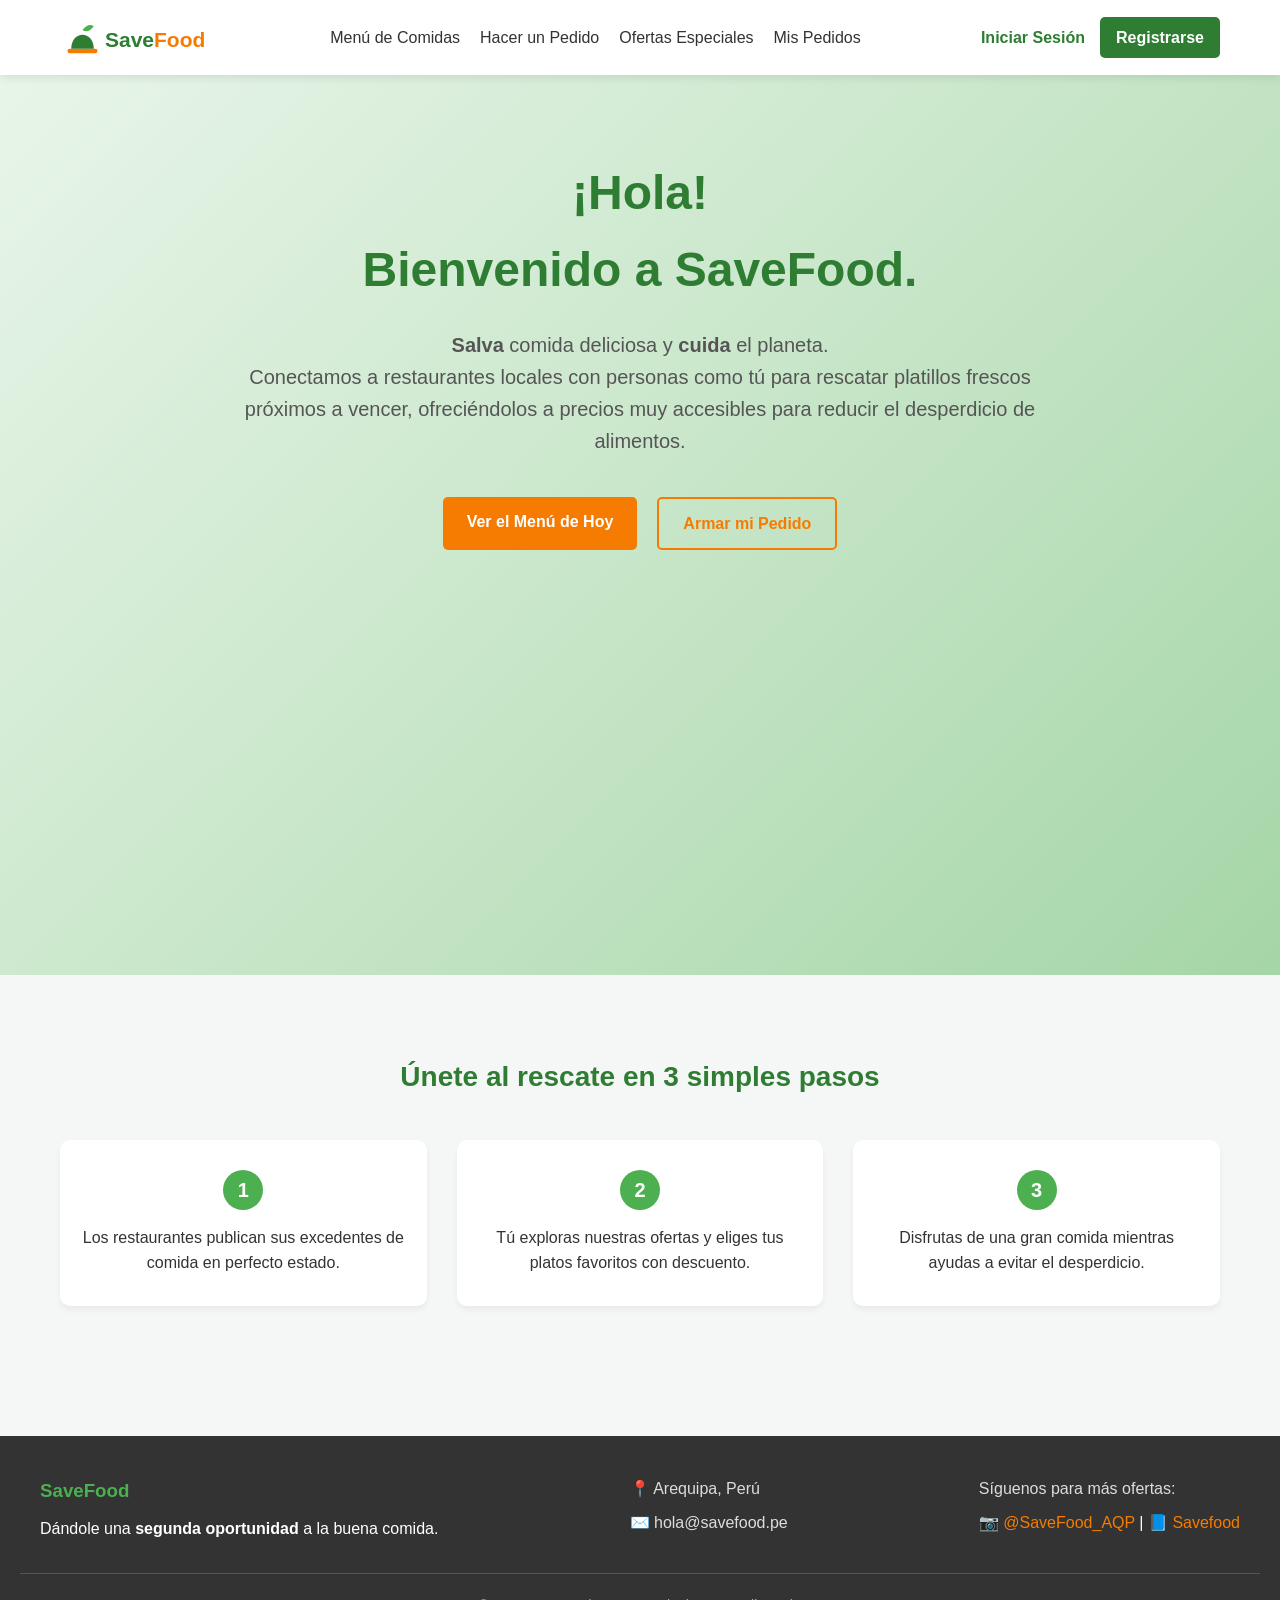
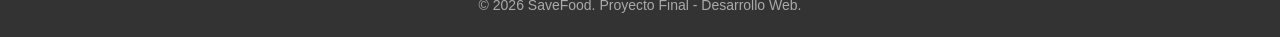
<file: index.html>
<!DOCTYPE html>
<html lang="es">

<head>
    <meta charset="UTF-8">
    <meta name="viewport" content="width=device-width, initial-scale=1.0">
    <title>Inicio | SaveFood</title>
    <link rel="icon" type="image/svg+xml" href="resources/logo_mini.svg">
    <link rel="stylesheet" href="styles.css">
</head>

<body>

    <!-- =========================================
    SESIÓN 02 - Estructura de página (Header)
    ========================================= -->

    <header class="header-principal">
        <nav class="navegacion">
            <div class="logo">
                <a href="index.html">
                    <img src="resources/logo_full.svg" alt="Logo SaveFood" class="logo-img">
                </a>
            </div>
            
            <input type="checkbox" id="menu-check" class="menu-check">
            <label for="menu-check" class="menu-hamburguesa">☰</label>

            <ul class="enlaces-menu">
                <li><a href="menu.html">Menú de Comidas</a></li>
                <li><a href="form_pedido.html">Hacer un Pedido</a></li>
                <li><a href="ofertas.html">Ofertas Especiales</a></li>
                <li><a href="pedidos.html">Mis Pedidos</a></li>
            </ul>

            <div class="accesos-usuario">
                <a href="login.html" class="btn-login">Iniciar Sesión</a>
                <a href="registrar.html" class="btn-registro">Registrarse</a>
            </div>
        </nav>
    </header>

    <!-- =========================================
    SESIÓN 02 - Contenido principal (Main)
    ========================================= -->

    <main>

        <!-- =========================================
        SESIÓN 02 - Hero Section (con animación fadeIn)
        ========================================= -->

        <section class="hero-section">
            <div class="hero-contenido">
                <h1>¡Hola!<br>Bienvenido a <strong>SaveFood</strong>.</h1>
                <p>
                    <strong>Salva</strong> comida deliciosa y <strong>cuida</strong> el planeta.<br>
                    Conectamos a restaurantes locales con personas como tú para rescatar
                    platillos frescos próximos a vencer, ofreciéndolos a precios muy accesibles
                    para reducir el desperdicio de alimentos.
                </p>

                <div class="botones-accion">
                    <a href="menu.html" class="btn-primario">Ver el Menú de Hoy</a>
                    <a href="form_pedido.html" class="btn-secundario">Armar mi Pedido</a>
                </div>
            </div>
        </section>

        <!-- =========================================
        SESIÓN 08 - Grid Layout (Cómo funciona)
        ========================================= -->

        <section class="como-funciona-section">
            <h2>Únete al rescate en 3 simples pasos</h2>

            <div class="pasos-contenedor">
                <article class="paso-tarjeta">
                    <span class="numero-paso">1</span>
                    <p>Los restaurantes publican sus excedentes de comida en perfecto estado.</p>
                </article>

                <article class="paso-tarjeta">
                    <span class="numero-paso">2</span>
                    <p>Tú exploras nuestras ofertas y eliges tus platos favoritos con descuento.</p>
                </article>

                <article class="paso-tarjeta">
                    <span class="numero-paso">3</span>
                    <p>Disfrutas de una gran comida mientras ayudas a evitar el desperdicio.</p>
                </article>
            </div>
        </section>

    </main>

    <!-- =========================================
    SESIÓN 02 - Pie de página (Footer)
    ========================================= -->

    <footer class="footer-principal">
        <div class="footer-contenedor">

            <div class="footer-info">
                <h3>SaveFood</h3>
                <p>Dándole una <strong>segunda oportunidad</strong> a la buena comida.</p>
            </div>

            <div class="footer-contacto">
                <p>📍 Arequipa, Perú</p>
                <p>✉️ hola@savefood.pe</p>
            </div>

            <div class="footer-redes">
                <p>Síguenos para más ofertas:</p>
                <a href="#">📷 @SaveFood_AQP</a> | <a href="#">📘 Savefood</a>
            </div>

        </div>

        <div class="footer-copyright">
            <p>&copy; 2026 SaveFood. Proyecto Final - Desarrollo Web.</p>
        </div>
    </footer>

    <!-- =========================================
    SESIÓN 13 - Mostrar nombre del usuario logueado
    ========================================= -->

    <script>
        document.addEventListener("DOMContentLoaded", function() {
            const nombre = sessionStorage.getItem("savefood_usuario_activo");
            if (nombre) {
                const titulo = document.querySelector(".hero-contenido h1");
                if (titulo) {
                    titulo.innerHTML = `¡Hola ${nombre}!<br>Bienvenido a <strong>SaveFood</strong>.`;
                }
            }
        });
    </script>

</body>

</html>
</file>
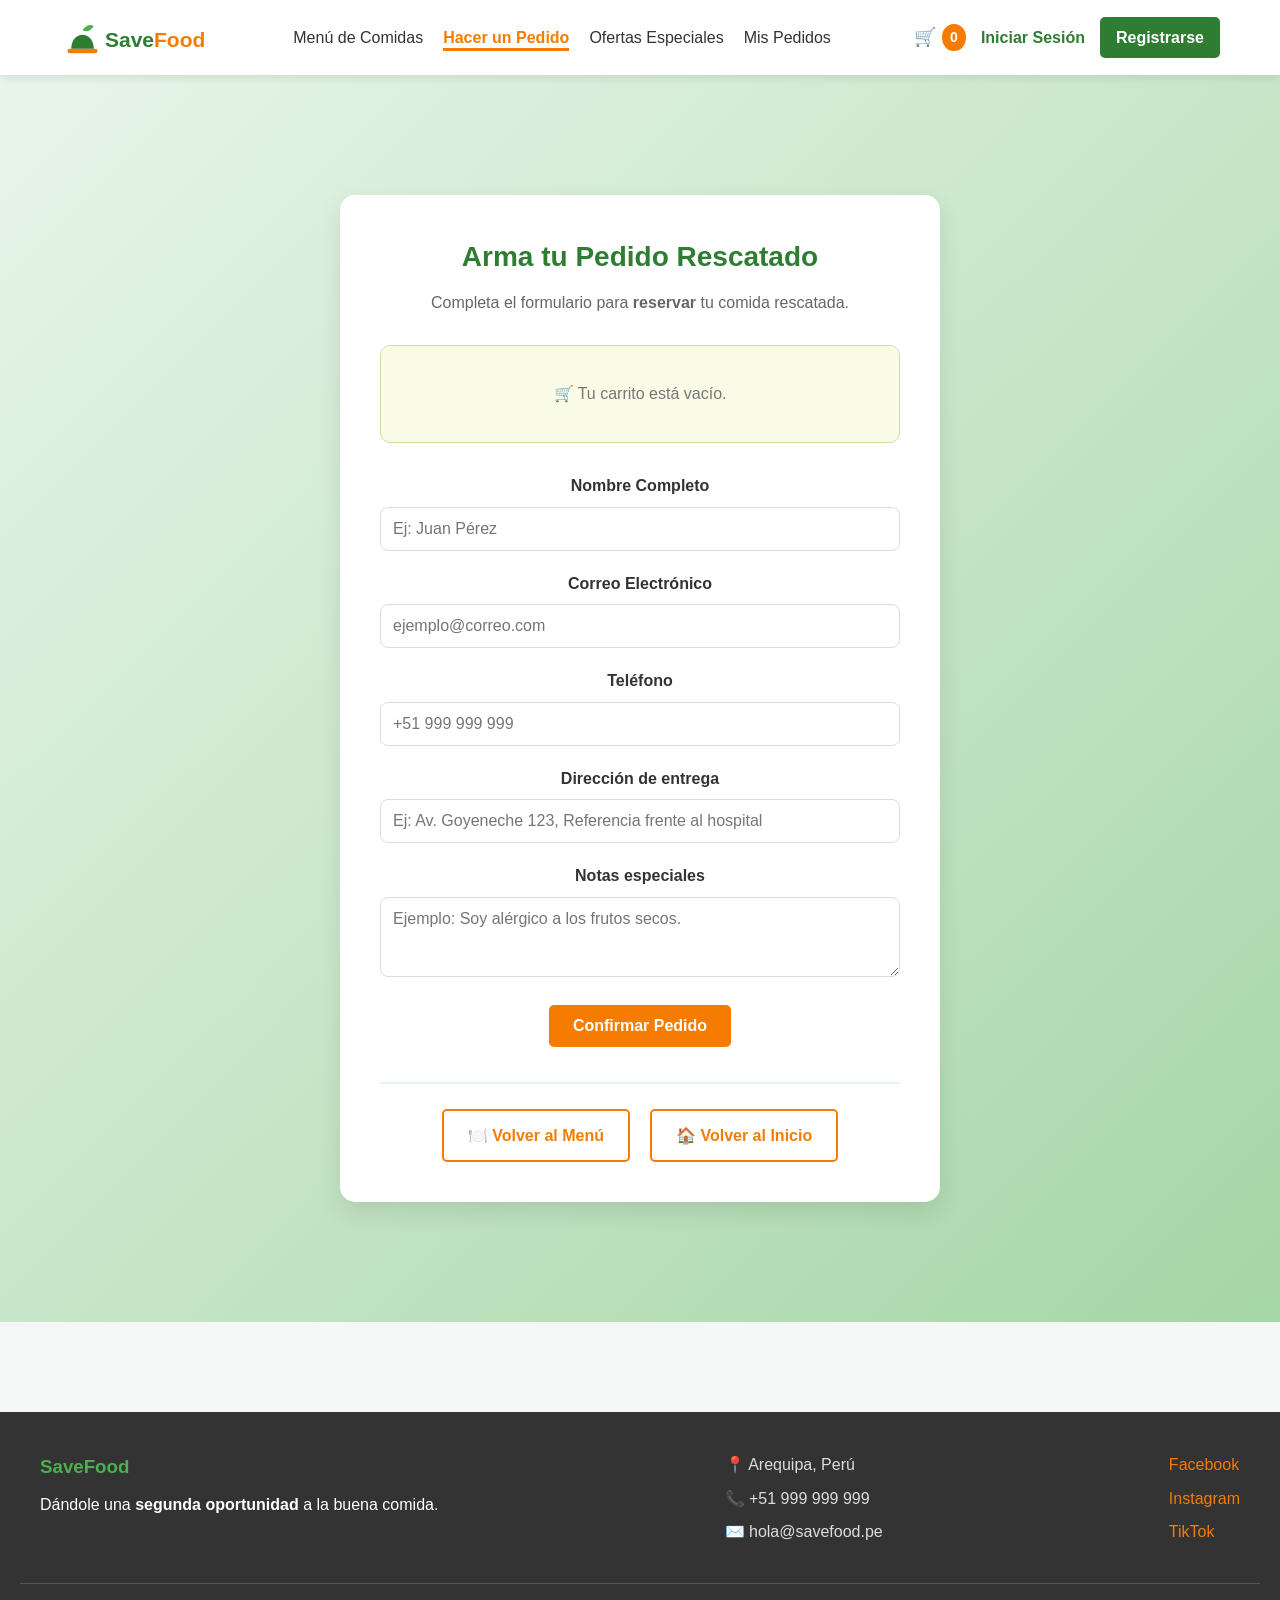
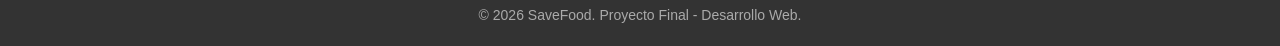
<file: form_pedido.html>
<!DOCTYPE html>
<html lang="es">

<head>
    <meta charset="UTF-8">
    <meta name="viewport" content="width=device-width, initial-scale=1.0">
    <meta name="description"
        content="Completa tu pedido en SaveFood y reserva alimentos de calidad mientras ayudas a reducir el desperdicio de comida.">

    <title>Hacer Pedido | SaveFood</title>

    <link rel="icon" type="image/svg+xml" href="resources/logo_mini.svg">
    <link rel="stylesheet" href="styles.css">
</head>

<body>

    <!-- =========================================
         SESIÓN 02 - ENCABEZADO DEL SITIO
    ========================================= -->

    <header class="header-principal">

        <nav class="navegacion">

            <div class="logo">
                <a href="index.html">
                    <img src="resources/logo_full.svg"
                        alt="Logo SaveFood"
                        class="logo-img">
                </a>
            </div>

            <input type="checkbox" id="menu-check" class="menu-check">
            <label for="menu-check" class="menu-hamburguesa">☰</label>

            <ul class="enlaces-menu">
                <li><a href="menu.html">Menú de Comidas</a></li>
                <li><a href="form_pedido.html" class="pagina-activa">Hacer un Pedido</a></li>
                <li><a href="ofertas.html">Ofertas Especiales</a></li>
                <li><a href="pedidos.html">Mis Pedidos</a></li>
            </ul>

            <div class="accesos-usuario">

                <div class="carrito-contenedor-header">
                    <div class="carrito-icono" id="icono-carrito" onclick="toggleCarritoDesplegable()">
                        🛒
                        <span id="contador-carrito" class="contador-carrito">0</span>
                    </div>

                    <div id="dropdown-carrito" class="dropdown-carrito" style="display:none;">
                        <div id="contenido-dropdown">
                            </div>
                        <a href="form_pedido.html" class="btn-primario">Ir a Pagar</a>
                    </div>
                </div>

                <a href="login.html" class="btn-login">Iniciar Sesión</a>
                <a href="registrar.html" class="btn-registro">Registrarse</a>

            </div>

        </nav>

    </header>

    <!-- =========================================
         SESIÓN 08 - Grid Layout (main con grid de una columna)
    ========================================= -->

    <main class="contenido-principal grid-layout">

        <section class="hero-section">

            <div class="contenedor">

                <div class="form-container">

                    <div class="form-header">
                        <h2><strong>Arma tu Pedido</strong> Rescatado</h2>
                        <p>Completa el formulario para <strong>reservar</strong> tu comida rescatada.</p>
                    </div>

                    <!-- SESIÓN 13 - Resumen del carrito -->
                    <div id="resumen-carrito" class="resumen-carrito">
                        <!-- El contenido se renderiza con JavaScript -->
                    </div>

                    <!-- SESIÓN 10 - Formulario de pedido -->
                    <form id="pedidoForm">

                        <div class="form-group">
                            <label for="nombre">Nombre Completo</label>
                            <input type="text" id="nombre" name="nombre" maxlength="60"
                                   autocomplete="name" placeholder="Ej: Juan Pérez" required>
                        </div>

                        <div class="form-group">
                            <label for="email">Correo Electrónico</label>
                            <input type="email" id="email" name="email" maxlength="100"
                                   autocomplete="email" placeholder="ejemplo@correo.com" required>
                        </div>

                        <div class="form-group">
                            <label for="telefono">Teléfono</label>
                            <input type="tel" id="telefono" name="telefono" maxlength="15"
                                   placeholder="+51 999 999 999" required>
                        </div>

                        <div class="form-group">
                            <label for="direccion">Dirección de entrega</label>
                            <input type="text" id="direccion" name="direccion" maxlength="100"
                                   placeholder="Ej: Av. Goyeneche 123, Referencia frente al hospital" required>
                        </div>

                        <div class="form-group">
                            <label for="notas">Notas especiales</label>
                            <textarea id="notas" name="notas" rows="3" maxlength="250"
                                      placeholder="Ejemplo: Soy alérgico a los frutos secos."></textarea>
                        </div>

                        <button type="submit" id="btnPedido" class="btn-enviar">
                            Confirmar Pedido
                        </button>

                    </form>

                    <div class="form-acciones">
                        <a href="menu.html" class="btn-secundario">🍽️ Volver al Menú</a>
                        <a href="index.html" class="btn-secundario">🏠 Volver al Inicio</a>
                    </div>

                </div>

            </div>

        </section>

    </main>

    <!-- =========================================
         SESIÓN 02 - PIE DE PÁGINA (unificado)
    ========================================= -->

    <footer class="footer-principal">

        <div class="footer-contenedor">

            <div class="footer-info">
                <h3>SaveFood</h3>
                <p>Dándole una <strong>segunda oportunidad</strong> a la buena comida.</p>
            </div>

            <div class="footer-contacto">
                <p>📍 Arequipa, Perú</p>
                <p>📞 +51 999 999 999</p>
                <p>✉️ hola@savefood.pe</p>
            </div>

            <div class="footer-redes">
                <p><a href="#">Facebook</a></p>
                <p><a href="#">Instagram</a></p>
                <p><a href="#">TikTok</a></p>
            </div>

        </div>

        <div class="footer-copyright">
            <p>&copy; 2026 SaveFood. Proyecto Final - Desarrollo Web.</p>
        </div>

    </footer>

    <!-- =========================================
         SESIÓN 11/12/13 - JavaScript del carrito y pedido
    ========================================= -->

    <script src="menu-script.js" defer></script>

    <script>
        // SESIÓN 13 - Esperar a que cargue el DOM para renderizar el carrito
        /*
        document.addEventListener("DOMContentLoaded", function() {
            renderizarCarrito();
        });
        */
        // SESIÓN 12 / 13 - Manejar el envío del formulario de pedido
        const pedidoForm = document.getElementById("pedidoForm");

        if (pedidoForm) {
            pedidoForm.addEventListener("submit", async function(e) {
                e.preventDefault();

                const nombre = document.getElementById("nombre").value.trim();
                const email = document.getElementById("email").value.trim();
                const telefono = document.getElementById("telefono").value.trim();
                const direccion = document.getElementById("direccion").value.trim();
                const notas = document.getElementById("notas").value.trim();

                // Validaciones locales
                if (nombre === "" || email === "" || telefono === "" || direccion === "") {
                    alert("Por favor, complete todos los campos obligatorios.");
                    return;
                }

                if (carrito.length === 0) {
                    alert("Tu carrito está vacío. Agrega productos desde el menú.");
                    return;
                }

                // Obtener ID del usuario logueado (si existe)
                const id_usuario = sessionStorage.getItem("savefood_id_usuario") || null;

                // Preparar productos para enviar
                const productos = carrito.map(item => ({
                    id_producto: item.id_producto || null,
                    cantidad: item.cantidad,
                    subtotal: (item.precio * item.cantidad).toFixed(2)
                }));

                const total = calcularTotalCarrito();

                const data = {
                    id_usuario: id_usuario,
                    nombre: nombre,
                    correo: email,
                    telefono: telefono,
                    direccion: direccion,
                    notas: notas,
                    total: total,
                    productos: productos
                };

                try {
                    const response = await fetch("http://localhost:3000/pedido", {
                        method: "POST",
                        headers: { "Content-Type": "application/json" },
                        body: JSON.stringify(data)
                    });
                    const result = await response.json();

                    if (result.success) {
                        alert("¡Pedido guardado correctamente! N° de pedido: " + result.idPedido);
                        vaciarCarrito();
                        pedidoForm.reset();
                        renderizarCarrito();
                    } else {
                        alert("Error: " + result.mensaje);
                    }
                } catch (error) {
                    alert("Error al conectar con el servidor. Asegúrate de que Node.js está corriendo.");
                    console.error(error);
                }
            });
        }
    </script>

</body>

</html>
</file>
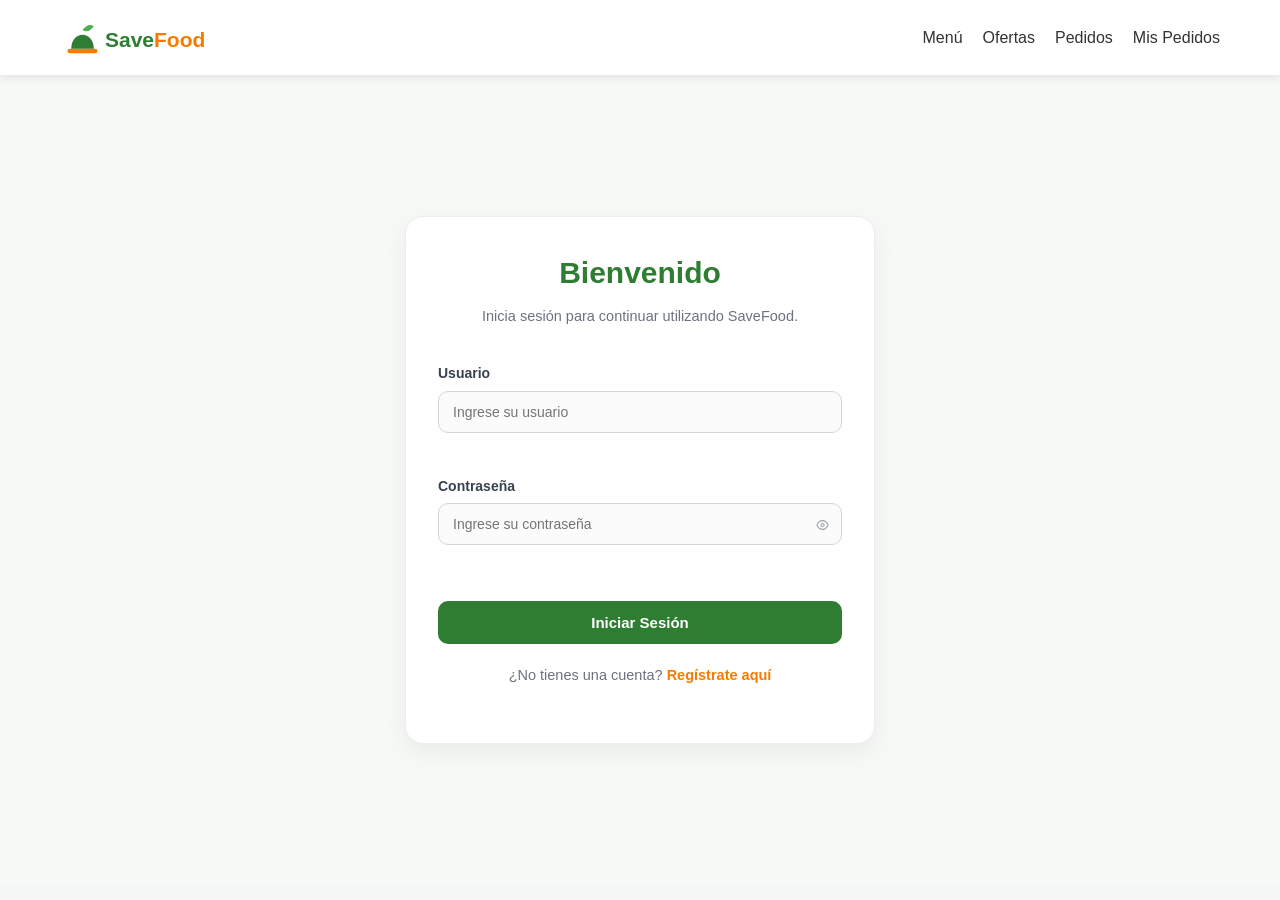
<file: login.html>
<!DOCTYPE html>
<html lang="es">

<head>
    <meta charset="UTF-8">
    <meta name="viewport" content="width=device-width, initial-scale=1.0">
    <meta name="description"
        content="Inicia sesión en SaveFood para acceder al menú, ofertas y realizar pedidos.">

    <title>Iniciar Sesión | SaveFood</title>

    <link rel="icon" type="image/svg+xml" href="resources/logo_mini.svg">
    <link rel="stylesheet" href="styles.css">
</head>

<body>

    <header class="header-principal">
        <nav class="navegacion">
            <div class="logo">
                <a href="index.html">
                    <img src="resources/logo_full.svg"
                        class="logo-img"
                        alt="Logo SaveFood">
                </a>
            </div>
            <input type="checkbox" id="menu-check" class="menu-check">
            <label for="menu-check" class="menu-hamburguesa">☰</label>
            <ul class="enlaces-menu">
                <li><a href="menu.html">Menú</a></li>
                <li><a href="ofertas.html">Ofertas</a></li>
                <li><a href="form_pedido.html">Pedidos</a></li>
                <li><a href="pedidos.html">Mis Pedidos</a></li>
            </ul>
        </nav>
    </header>

    <main class="contenedor-login">
        <div class="card-login">
            <h1>Bienvenido</h1>
            <p>
                Inicia sesión para continuar utilizando SaveFood.
            </p>

            <form id="loginForm" novalidate>

                <div class="campo-form">
                    <label for="usuario">Usuario</label>
                    <input
                        type="text"
                        id="usuario"
                        name="usuario"
                        placeholder="Ingrese su usuario"
                        maxlength="30">
                    <div class="mensaje-error" id="error-usuario"></div>
                </div>

                <div class="campo-form">
                    <label for="clave">Contraseña</label>
                    <div class="input-con-password">
                        <input
                            type="password"
                            id="clave"
                            name="clave"
                            placeholder="Ingrese su contraseña"
                            maxlength="30">
                        <button type="button" class="btn-ver-password" data-target="clave" aria-label="Mostrar contraseña">
                            <svg viewBox="0 0 24 24" fill="none" stroke="currentColor" stroke-width="1.7" stroke-linecap="round" stroke-linejoin="round">
                                <path d="M12 5c-6 0-9 7-9 7s3 7 9 7 9-7 9-7-3-7-9-7Z"></path>
                                <circle cx="12" cy="12" r="2.5"></circle>
                            </svg>
                        </button>
                    </div>
                    <div class="mensaje-error" id="error-clave"></div>
                </div>

                <div class="mensaje-form" id="mensaje-login"></div>

                <button
                    type="submit"
                    class="btn-login-form">
                    Iniciar Sesión
                </button>

            </form>

            <p class="texto-login">
                ¿No tienes una cuenta?
                <a href="registrar.html">
                    Regístrate aquí
                </a>
            </p>

        </div>
    </main>

    <script src="script.js"></script>
</body>
</html>
</file>
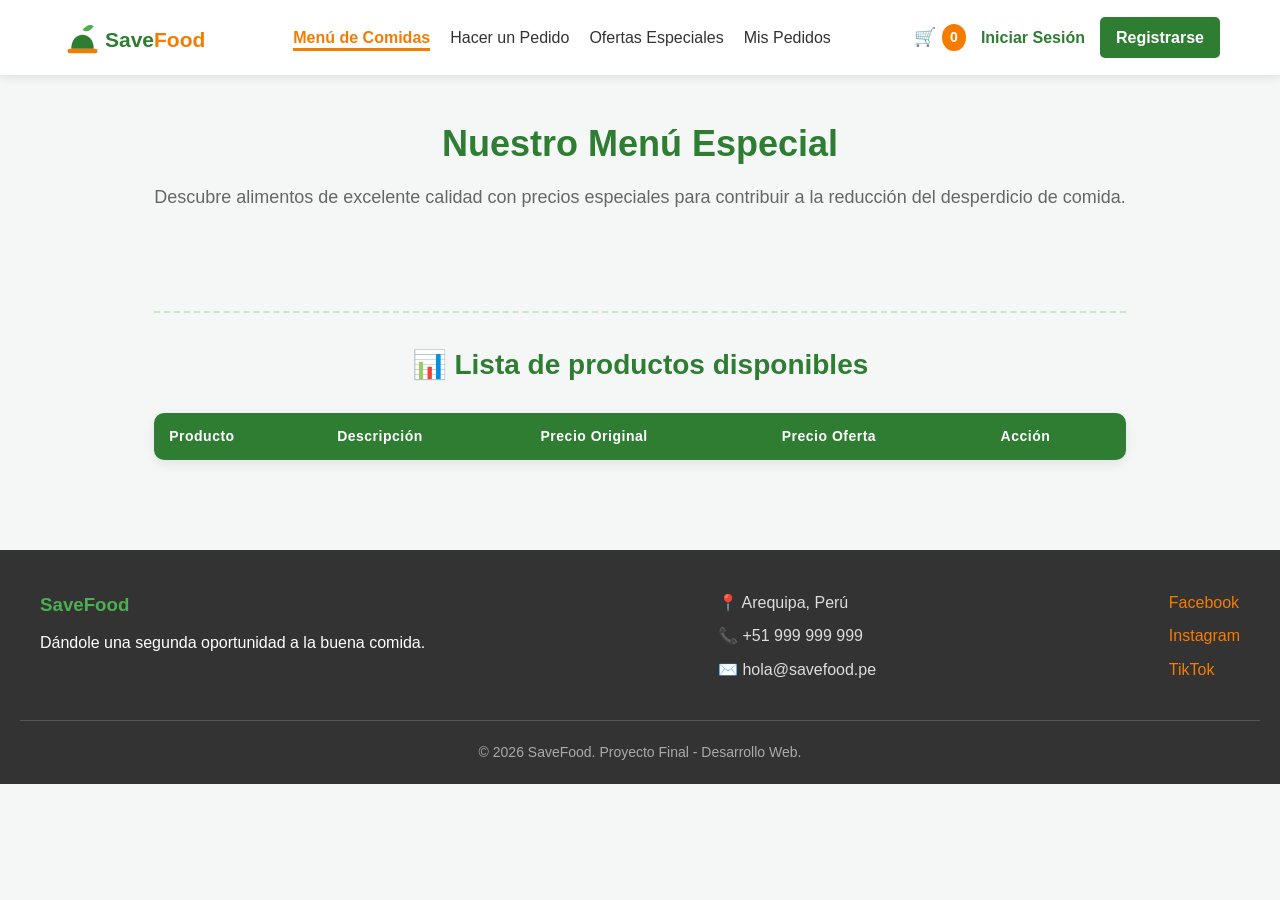
<file: menu.html>
<!DOCTYPE html>
<html lang="es">

<head>
    <meta charset="UTF-8">
    <meta name="viewport" content="width=device-width, initial-scale=1.0">
    <meta name="description"
        content="Explora el menú de SaveFood y descubre alimentos de calidad con descuentos para ayudar a reducir el desperdicio de comida.">

    <title>Menú de Comidas | SaveFood</title>

    <link rel="icon" type="image/svg+xml" href="resources/logo_mini.svg">
    <link rel="stylesheet" href="styles.css">
</head>

<body>

    <!-- =========================================
         SESIÓN 02 - ENCABEZADO DEL SITIO
    ========================================= -->

    <header class="header-principal">

        <nav class="navegacion">

            <div class="logo">
                <a href="index.html">
                    <img src="resources/logo_full.svg"
                        alt="Logo SaveFood"
                        class="logo-img">
                </a>
            </div>

            <input type="checkbox" id="menu-check" class="menu-check">
            <label for="menu-check" class="menu-hamburguesa">☰</label>

            <ul class="enlaces-menu">
                <li><a href="menu.html" class="pagina-activa">Menú de Comidas</a></li>
                <li><a href="form_pedido.html">Hacer un Pedido</a></li>
                <li><a href="ofertas.html">Ofertas Especiales</a></li>
                <li><a href="pedidos.html">Mis Pedidos</a></li>
            </ul>

            <div class="accesos-usuario">
            
                <div class="carrito-contenedor-header">
                    <div class="carrito-icono" id="icono-carrito" onclick="toggleCarritoDesplegable()">
                        🛒
                        <span id="contador-carrito" class="contador-carrito">0</span>
                    </div>

                    <div id="dropdown-carrito" class="dropdown-carrito" style="display:none;">
                        <div id="contenido-dropdown">
                            </div>
                        <a href="form_pedido.html" class="btn-primario">Ir a Pagar</a>
                    </div>
                </div>

                <a href="login.html" class="btn-login">Iniciar Sesión</a>
                <a href="registrar.html" class="btn-registro">Registrarse</a>

            </div>

        </nav>

    </header>

    <!-- =========================================
         CONTENIDO PRINCIPAL
    ========================================= -->

    <main class="contenido-principal grid-layout">

        <section class="container-menu">

            <div class="contenedor">

                <div class="titulo-seccion">
                    <h1 class="page-title">Nuestro Menú Especial</h1>
                    <p class="subhead">
                        Descubre alimentos de excelente calidad con precios especiales
                        para contribuir a la reducción del desperdicio de comida.
                    </p>
                </div>

                <!-- =========================================
                     PRODUCTOS CARGADOS DESDE MYSQL
                ========================================= -->

                <div class="contenedor-menu" id="contenedor-menu">

                    <!-- Las tarjetas se generan automáticamente -->

                </div>

                <!-- =========================================
                     TABLA DINÁMICA
                ========================================= -->

                <div class="tabla-menu-contenedor">

                    <h2 class="tabla-menu-titulo">
                        📊 Lista de productos disponibles
                    </h2>

                    <table class="tabla-menu">

                        <thead>

                            <tr>

                                <th>Producto</th>
                                <th>Descripción</th>
                                <th>Precio Original</th>
                                <th>Precio Oferta</th>
                                <th>Acción</th>

                            </tr>

                        </thead>

                        <tbody id="tabla-productos">

                            <!-- Se llena automáticamente -->

                        </tbody>

                    </table>

                </div>

            </div>

        </section>

    </main>
        <!-- =========================================
         PIE DE PÁGINA
    ========================================= -->

    <footer class="footer-principal">

        <div class="footer-contenedor">

            <div class="footer-info">
                <h3>SaveFood</h3>
                <p>Dándole una segunda oportunidad a la buena comida.</p>
            </div>

            <div class="footer-contacto">
                <p>📍 Arequipa, Perú</p>
                <p>📞 +51 999 999 999</p>
                <p>✉️ hola@savefood.pe</p>
            </div>

            <div class="footer-redes">
                <p><a href="#">Facebook</a></p>
                <p><a href="#">Instagram</a></p>
                <p><a href="#">TikTok</a></p>
            </div>

        </div>

        <div class="footer-copyright">
            <p>&copy; 2026 SaveFood. Proyecto Final - Desarrollo Web.</p>
        </div>

    </footer>

    <!-- =========================================
         JAVASCRIPT
    ========================================= -->

    <script src="menu-script.js" defer></script>

</body>

</html>
</file>
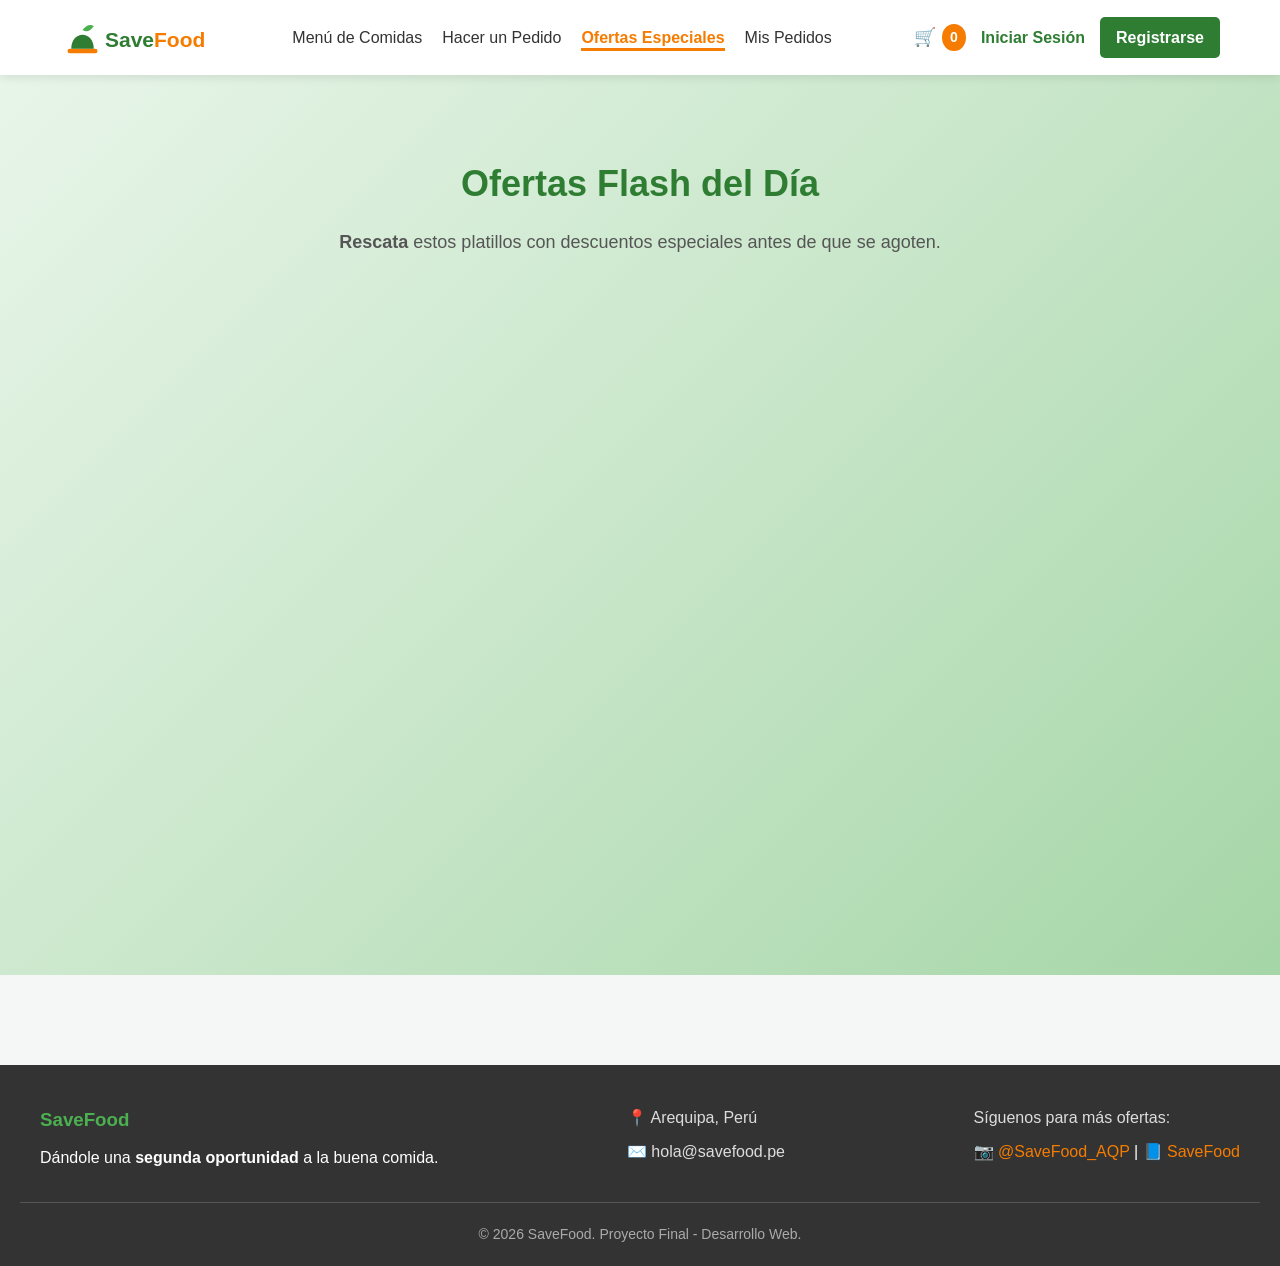
<file: ofertas.html>
<!DOCTYPE html>
<html lang="es">

<head>
    <meta charset="UTF-8">
    <meta name="viewport" content="width=device-width, initial-scale=1.0">
    <meta name="description"
        content="Descubre las mejores ofertas de SaveFood y aprovecha descuentos en alimentos de calidad antes de que se agoten.">

    <title>Ofertas Especiales | SaveFood</title>

    <link rel="icon" type="image/svg+xml" href="resources/logo_mini.svg">
    <link rel="stylesheet" href="styles.css">
</head>

<body>

    <!-- =========================================
         SESIÓN 02 - ENCABEZADO DEL SITIO
    ========================================= -->

    <header class="header-principal">

        <nav class="navegacion">

            <div class="logo">
                <a href="index.html">
                    <img src="resources/logo_full.svg"
                        alt="Logo SaveFood"
                        class="logo-img">
                </a>
            </div>

            <input type="checkbox" id="menu-check" class="menu-check">
            <label for="menu-check" class="menu-hamburguesa">☰</label>

            <ul class="enlaces-menu">
                <li><a href="menu.html">Menú de Comidas</a></li>
                <li><a href="form_pedido.html">Hacer un Pedido</a></li>
                <li><a href="ofertas.html" class="pagina-activa">Ofertas Especiales</a></li>
                <li><a href="pedidos.html">Mis Pedidos</a></li>
            </ul>

            <div class="accesos-usuario">

                <div class="carrito-contenedor-header">
                    <div class="carrito-icono" id="icono-carrito" onclick="toggleCarritoDesplegable()">
                        🛒
                        <span id="contador-carrito" class="contador-carrito">0</span>
                    </div>

                    <div id="dropdown-carrito" class="dropdown-carrito" style="display:none;">
                        <div id="contenido-dropdown">
                            </div>
                        <a href="form_pedido.html" class="btn-primario">Ir a Pagar</a>
                    </div>
                </div>

                <a href="login.html" class="btn-login">Iniciar Sesión</a>
                <a href="registrar.html" class="btn-registro">Registrarse</a>

            </div>

        </nav>

    </header>

    <!-- =========================================
         SESIÓN 08 - Grid Layout (main con grid de una columna)
    ========================================= -->

    <main class="contenido-principal grid-layout">

        <section class="hero-section">

            <div class="contenedor">

                <div class="ofertas-encabezado">
                    <h1><strong>Ofertas Flash</strong> del Día</h1>
                    <p><strong>Rescata</strong> estos platillos con descuentos especiales antes de que se agoten.</p>
                </div>

                <div class="grid-ofertas" id="contenedor-ofertas">

                </div>
                
            </div>

        </section>

    </main>

    <!-- =========================================
         SESIÓN 02 - PIE DE PÁGINA (unificado)
    ========================================= -->

    <footer class="footer-principal">

        <div class="footer-contenedor">

            <div class="footer-info">
                <h3>SaveFood</h3>
                <p>Dándole una <strong>segunda oportunidad</strong> a la buena comida.</p>
            </div>

            <div class="footer-contacto">
                <p>📍 Arequipa, Perú</p>
                <p>✉️ hola@savefood.pe</p>
            </div>

            <div class="footer-redes">
                <p>Síguenos para más ofertas:</p>
                <a href="#">📷 @SaveFood_AQP</a> |
                <a href="#">📘 SaveFood</a>
            </div>

        </div>

        <div class="footer-copyright">
            <p>&copy; 2026 SaveFood. Proyecto Final - Desarrollo Web.</p>
        </div>

    </footer>

    <script src="menu-script.js" defer></script>

</body>

</html>
</file>
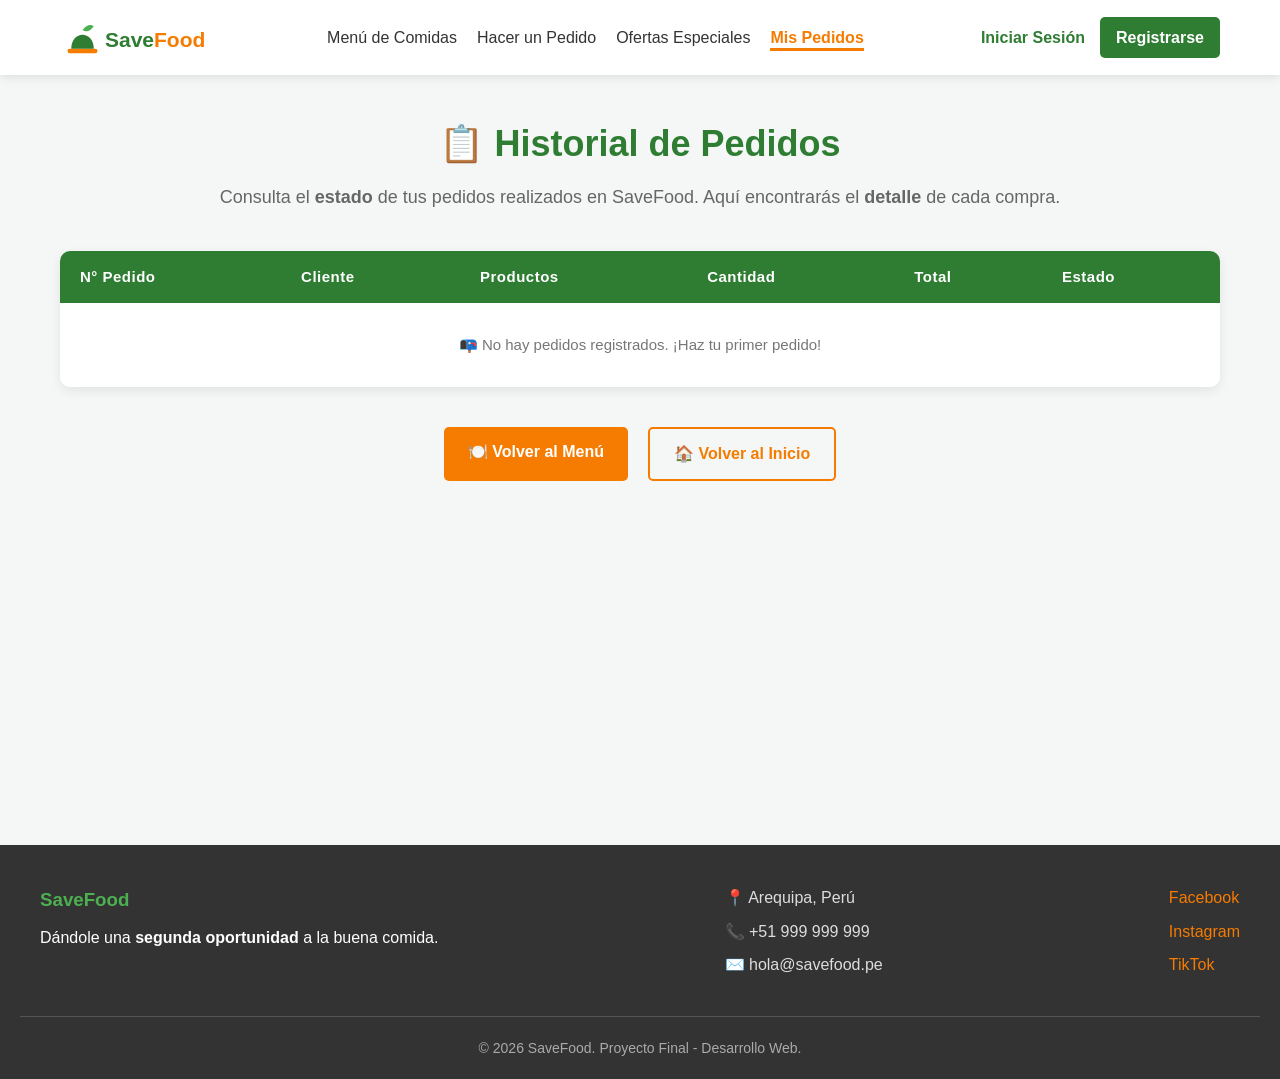
<file: pedidos.html>
<!DOCTYPE html>
<html lang="es">

<head>
    <meta charset="UTF-8">
    <meta name="viewport" content="width=device-width, initial-scale=1.0">
    <meta name="description"
        content="Historial de pedidos realizados en SaveFood. Consulta el estado de tus compras.">

    <title>Pedidos Realizados | SaveFood</title>

    <link rel="icon" type="image/svg+xml" href="resources/logo_mini.svg">
    <link rel="stylesheet" href="styles.css">
</head>

<body>

    <!-- =========================================
         SESIÓN 02 - ENCABEZADO DEL SITIO
    ========================================= -->

    <header class="header-principal">

        <nav class="navegacion">

            <div class="logo">
                <a href="index.html">
                    <img src="resources/logo_full.svg"
                        alt="Logo SaveFood"
                        class="logo-img">
                </a>
            </div>

            <input type="checkbox" id="menu-check" class="menu-check">
            <label for="menu-check" class="menu-hamburguesa">☰</label>

            <ul class="enlaces-menu">
                <li><a href="menu.html">Menú de Comidas</a></li>
                <li><a href="form_pedido.html">Hacer un Pedido</a></li>
                <li><a href="ofertas.html">Ofertas Especiales</a></li>
                <li><a href="pedidos.html" class="pagina-activa">Mis Pedidos</a></li>
            </ul>

            <div class="accesos-usuario">
                <a href="login.html" class="btn-login">Iniciar Sesión</a>
                <a href="registrar.html" class="btn-registro">Registrarse</a>
            </div>

        </nav>

    </header>

    <!-- =========================================
         SESIÓN 08 - Grid Layout
         SESIÓN 04 - TABLA DE PEDIDOS
    ========================================= -->

    <main class="contenido-principal grid-layout">

        <section class="pedidos-section">

            <div class="contenedor">

                <div class="pedidos-encabezado">
                    <h1>📋 <strong>Historial</strong> de Pedidos</h1>
                    <p>
                        Consulta el <strong>estado</strong> de tus pedidos realizados en SaveFood.
                        Aquí encontrarás el <strong>detalle</strong> de cada compra.
                    </p>
                </div>

                <div class="tabla-contenedor">

                    <table class="tabla-pedidos">

                        <thead>
                            <tr>
                                <th>N° Pedido</th>
                                <th>Cliente</th>
                                <th>Productos</th>
                                <th>Cantidad</th>
                                <th>Total</th>
                                <th>Estado</th>
                            </tr>
                        </thead>

                        <tbody id="tabla-pedidos-body">
                            <!-- Los datos se cargan dinámicamente con JavaScript -->
                        </tbody>

                    </table>

                </div>

                <div class="pedidos-acciones">
                    <a href="menu.html" class="btn-primario">🍽️ Volver al Menú</a>
                    <a href="index.html" class="btn-secundario">🏠 Volver al Inicio</a>
                </div>

            </div>

        </section>

    </main>

    <!-- =========================================
         SESIÓN 02 - PIE DE PÁGINA (unificado)
    ========================================= -->

    <footer class="footer-principal">

        <div class="footer-contenedor">

            <div class="footer-info">
                <h3>SaveFood</h3>
                <p>Dándole una <strong>segunda oportunidad</strong> a la buena comida.</p>
            </div>

            <div class="footer-contacto">
                <p>📍 Arequipa, Perú</p>
                <p>📞 +51 999 999 999</p>
                <p>✉️ hola@savefood.pe</p>
            </div>

            <div class="footer-redes">
                <p><a href="#">Facebook</a></p>
                <p><a href="#">Instagram</a></p>
                <p><a href="#">TikTok</a></p>
            </div>

        </div>

        <div class="footer-copyright">
            <p>&copy; 2026 SaveFood. Proyecto Final - Desarrollo Web.</p>
        </div>

    </footer>

    <!-- =========================================
         SESIÓN 12 / 13 - JavaScript para cargar pedidos
    ========================================= -->

    <script>
        // SESIÓN 12 / 13 - Cargar pedidos desde Node.js

        const API_URL = "http://localhost:3000";

        async function cargarPedidos() {
            try {
                const id_usuario = sessionStorage.getItem("savefood_id_usuario") || null;
                let url = API_URL + "/pedidos";
                if (id_usuario) {
                    url += "/" + id_usuario;
                }
                const response = await fetch(url);
                const pedidos = await response.json();
                return pedidos;
            } catch (error) {
                console.error("Error al cargar pedidos:", error);
                return [];
            }
        }

        async function renderizarPedidos() {
            const tbody = document.getElementById("tabla-pedidos-body");
            if (!tbody) return;

            const pedidos = await cargarPedidos();

            if (pedidos.length === 0) {
                tbody.innerHTML = `
                    <tr>
                        <td colspan="6" style="text-align:center; padding:30px; color: #777;">
                            📭 No hay pedidos registrados. ¡Haz tu primer pedido!
                        </td>
                    </tr>`;
                return;
            }

            let html = "";
            for (let i = 0; i < pedidos.length; i++) {
                const p = pedidos[i];
                const estadoClass = p.Estado === "Enviado" ? "estado-enviado" :
                                    p.Estado === "En Proceso" ? "estado-proceso" : "estado-preparando";
                const estadoIcon = p.Estado === "Enviado" ? "✅" :
                                   p.Estado === "En Proceso" ? "⏳" : "🔄";
                html += `
                    <tr>
                        <td data-label="N° Pedido">#${String(p.ID_Pedido).padStart(3, '0')}</td>
                        <td data-label="Cliente">${p.Nombre_Cliente_Form}</td>
                        <td data-label="Productos">${p.Productos || "Sin productos"}</td>
                        <td data-label="Cantidad">${p.Cantidad_Total || 0}</td>
                        <td data-label="Total">S/ ${parseFloat(p.Total_Pagar).toFixed(2)}</td>
                        <td data-label="Estado">
                            <span class="estado ${estadoClass}">${estadoIcon} ${p.Estado}</span>
                        </td>
                    </tr>`;
            }
            tbody.innerHTML = html;
        }

        // Cargar pedidos al iniciar la página
        document.addEventListener("DOMContentLoaded", renderizarPedidos);
    </script>

</body>

</html>
</file>
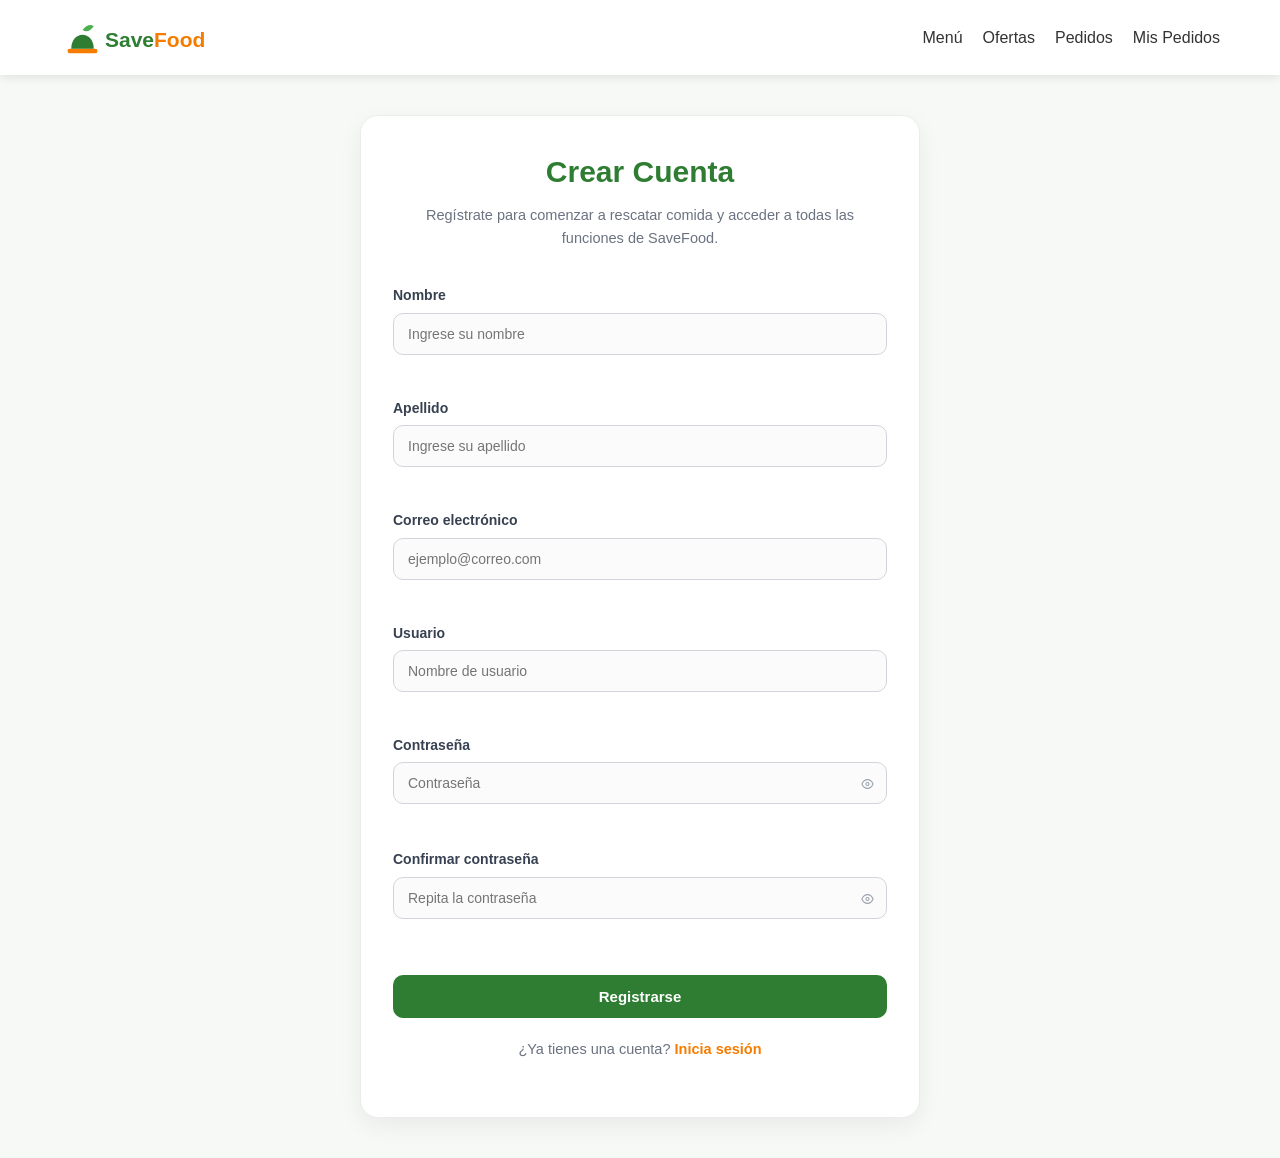
<file: registrar.html>
<!DOCTYPE html>
<html lang="es">

<head>
    <meta charset="UTF-8">
    <meta name="viewport" content="width=device-width, initial-scale=1.0">
    <meta name="description"
        content="Crea una cuenta en SaveFood y comienza a disfrutar de ofertas de comida mientras ayudas a reducir el desperdicio de alimentos.">

    <title>Registro | SaveFood</title>

    <link rel="icon" type="image/svg+xml" href="resources/logo_mini.svg">
    <link rel="stylesheet" href="styles.css">
</head>

<body>

    <header class="header-principal">
        <nav class="navegacion">
            <div class="logo">
                <a href="index.html">
                    <img src="resources/logo_full.svg" class="logo-img" alt="Logo SaveFood">
                </a>
            </div>
            <input type="checkbox" id="menu-check" class="menu-check">
            <label for="menu-check" class="menu-hamburguesa">☰</label>
            <ul class="enlaces-menu">
                <li><a href="menu.html">Menú</a></li>
                <li><a href="ofertas.html">Ofertas</a></li>
                <li><a href="form_pedido.html">Pedidos</a></li>
                <li><a href="pedidos.html">Mis Pedidos</a></li>
            </ul>
        </nav>
    </header>

    <main class="contenedor-login">
        <div class="card-login registro">
            <h1>Crear Cuenta</h1>
            <p>
                Regístrate para comenzar a rescatar comida y acceder a todas las funciones de SaveFood.
            </p>

            <form id="registroForm" novalidate>

                <div class="campo-form">
                    <label for="nombre">Nombre</label>
                    <input type="text" id="nombre" name="nombre" placeholder="Ingrese su nombre" maxlength="40">
                    <div class="mensaje-error" id="error-nombre"></div>
                </div>

                <div class="campo-form">
                    <label for="apellido">Apellido</label>
                    <input type="text" id="apellido" name="apellido" placeholder="Ingrese su apellido" maxlength="40">
                    <div class="mensaje-error" id="error-apellido"></div>
                </div>

                <div class="campo-form">
                    <label for="correo">Correo electrónico</label>
                    <input type="email" id="correo" name="correo" placeholder="ejemplo@correo.com" maxlength="100">
                    <div class="mensaje-error" id="error-correo"></div>
                </div>

                <div class="campo-form">
                    <label for="usuarioRegistro">Usuario</label>
                    <input type="text" id="usuarioRegistro" name="usuario" placeholder="Nombre de usuario" maxlength="30">
                    <div class="mensaje-error" id="error-usuarioRegistro"></div>
                </div>

                <div class="campo-form">
                    <label for="claveRegistro">Contraseña</label>
                    <div class="input-con-password">
                        <input type="password" id="claveRegistro" name="clave" placeholder="Contraseña" maxlength="30">
                        <button type="button" class="btn-ver-password" data-target="claveRegistro" aria-label="Mostrar contraseña">
                            <svg viewBox="0 0 24 24" fill="none" stroke="currentColor" stroke-width="1.7" stroke-linecap="round" stroke-linejoin="round">
                                <path d="M12 5c-6 0-9 7-9 7s3 7 9 7 9-7 9-7-3-7-9-7Z"></path>
                                <circle cx="12" cy="12" r="2.5"></circle>
                            </svg>
                        </button>
                    </div>
                    <div class="mensaje-error" id="error-claveRegistro"></div>
                </div>

                <div class="campo-form">
                    <label for="confirmarClave">Confirmar contraseña</label>
                    <div class="input-con-password">
                        <input type="password" id="confirmarClave" name="confirmarClave" placeholder="Repita la contraseña" maxlength="30">
                        <button type="button" class="btn-ver-password" data-target="confirmarClave" aria-label="Mostrar contraseña">
                            <svg viewBox="0 0 24 24" fill="none" stroke="currentColor" stroke-width="1.7" stroke-linecap="round" stroke-linejoin="round">
                                <path d="M12 5c-6 0-9 7-9 7s3 7 9 7 9-7 9-7-3-7-9-7Z"></path>
                                <circle cx="12" cy="12" r="2.5"></circle>
                            </svg>
                        </button>
                    </div>
                    <div class="mensaje-error" id="error-confirmarClave"></div>
                </div>

                <div class="mensaje-form" id="mensaje-registro"></div>

                <button type="submit" class="btn-login-form">
                    Registrarse
                </button>

            </form>

            <p class="texto-login">
                ¿Ya tienes una cuenta?
                <a href="login.html">Inicia sesión</a>
            </p>

        </div>
    </main>

    <script src="script.js"></script>
</body>
</html>
</file>
<file: styles.css>
/* =========================================
   SESIÓN 01 - Reset y estilos base
   ========================================= */

* {
    margin: 0;
    padding: 0;
    box-sizing: border-box;
    font-family: 'Segoe UI', Tahoma, Geneva, Verdana, sans-serif;
}

body {
    background-color: #f4f7f6;
    color: #333333;
    line-height: 1.6;
}

a {
    text-decoration: none;
    color: inherit;
}

ul {
    list-style: none;
}

/* =========================================
   SESIÓN 02 - Contenedor general
   ========================================= */

.contenedor {
    max-width: 1200px;
    margin: 0 auto;
    padding: 0 20px;
}

/* =========================================
   SESIÓN 02 - Header y Navegación
   ========================================= */

.header-principal {
    background-color: #ffffff;
    box-shadow: 0 2px 10px rgba(0, 0, 0, 0.1);
    position: sticky;
    top: 0;
    z-index: 100;
}

.navegacion {
    display: flex;
    justify-content: space-between;
    align-items: center;
    max-width: 1200px;
    margin: 0 auto;
    padding: 15px 20px;
}

.logo-img {
    height: 45px;
    width: auto;
    display: block;
    transition: transform 0.3s ease;
}

.logo-img:hover {
    transform: scale(1.05);
}

.enlaces-menu {
    display: flex;
    gap: 20px;
}

.enlaces-menu a {
    font-weight: 500;
    transition: color 0.3s ease;
}

.enlaces-menu a:hover {
    color: #f57c00;
}

.menu-check, 
.menu-hamburguesa {
    display: none;
}

/* =========================================
   SESIÓN 02 - Página activa en el menú
   ========================================= */

.pagina-activa {
    color: #f57c00 !important;
    font-weight: 700 !important;
    border-bottom: 3px solid #f57c00;
    padding-bottom: 2px;
}

/* =========================================
   SESIÓN 13 - Carrito de compras (icono, contador, dropdown)
   ========================================= */

.carrito-icono {
    display: flex;
    align-items: center;
    gap: 6px;
    font-size: 18px;
    font-weight: 600;
    color: #2e7d32;
    cursor: pointer;
    transition: transform 0.3s ease;
}

.carrito-icono:hover {
    cursor: pointer;
    transform: scale(1.1);
}

.contador-carrito {
    background-color: #f57c00;
    color: #ffffff;
    border-radius: 50%;
    padding: 2px 8px;
    font-size: 14px;
    font-weight: bold;
    min-width: 22px;
    text-align: center;
}

.carrito-contenedor-header {
    position: relative;
    cursor: pointer;
}

.dropdown-carrito {
    position: absolute;
    top: 45px;
    right: 0;
    width: 280px;
    background: white;
    border: 1px solid #ddd;
    box-shadow: 0 10px 25px rgba(0,0,0,0.2);
    padding: 20px;
    z-index: 1000;
    border-radius: 10px;
    /* PRE-ANIMACION */
    opacity: 0;
    visibility: hidden;
    transform: translateY(-10px);
    transition: all 0.3s ease; 
}

/* ANIMACION */
.dropdown-carrito.mostrar {
    opacity: 1;
    visibility: visible;
    transform: translateY(0);
}

.dropdown-carrito ul {
    list-style: none;
    padding: 0;
    margin-bottom: 10px;
}

.dropdown-carrito a.btn-primario {
    display: block;
    text-align: center;
    margin-top: 15px;
    text-decoration: none;
    color: white;
    background-color: #f57c00;
    padding: 10px;
    border-radius: 6px;
}

/* Estilos para el selector de cantidad */
.control-cantidad {
    display: inline-flex;
    align-items: center;
    background-color: #f1f1f1;
    border-radius: 20px;
    padding: 3px 10px;
    margin-top: 8px;
    box-shadow: inset 0 1px 3px rgba(0,0,0,0.1);
}

.control-cantidad button {
    background: none;
    border: none;
    font-size: 18px;
    font-weight: bold;
    color: #e65c00; /* Color naranja de SaveFood */
    cursor: pointer;
    padding: 0 12px;
    outline: none;
}

.control-cantidad button:hover {
    color: #bf4c00;
}

.control-cantidad span {
    font-size: 16px;
    font-weight: bold;
    min-width: 25px;
    text-align: center;
    color: #333;
}

/* =========================================
   SESIÓN 02 - Accesos de usuario
   ========================================= */

.accesos-usuario {
    display: flex;
    gap: 15px;
    align-items: center;
    flex-wrap: wrap;
}

.usuario-sesion {
    display: flex;
    align-items: center;
    gap: 10px;
    padding: 6px 10px;
    border: 1px solid #d9e8da;
    border-radius: 999px;
    background: #f7fbf7;
    color: #2e7d32;
    font-weight: 600;
    font-size: 14px;
}

.usuario-nombre {
    color: #1b5e20;
}

.btn-cerrar-sesion {
    background: none;
    border: none;
    color: #c62828;
    font-weight: 600;
    cursor: pointer;
    padding: 0;
    font-size: 14px;
}

.btn-cerrar-sesion:hover {
    text-decoration: underline;
}

.btn-login {
    font-weight: 600;
    color: #2e7d32;
    transition: color 0.3s ease;
}

.btn-login:hover {
    color: #f57c00;
}

.btn-registro {
    background-color: #2e7d32;
    color: #ffffff;
    padding: 8px 16px;
    border-radius: 5px;
    font-weight: 600;
    transition: background 0.3s ease;
}

.btn-registro:hover {
    background-color: #4caf50;
}

/* =========================================
   SESIÓN 02 / SESIÓN 09 - Hero Section
   ========================================= */

.hero-section {
    min-height: 100vh;
    text-align: center;
    padding: 80px 20px;
    background: linear-gradient(135deg, #e8f5e9 0%, #c8e6c9 50%, #a5d6a7 100%);
    margin-bottom: 40px;
}

.hero-contenido {
    max-width: 800px;
    margin: 0 auto;
}

.hero-contenido h1 {
    font-size: 48px;
    color: #2e7d32;
    margin-bottom: 20px;
    animation: fadeIn 1.2s ease-in-out;
}

.hero-contenido p {
    font-size: 20px;
    margin-bottom: 40px;
    color: #555;
}

.botones-accion {
    display: flex;
    justify-content: center;
    gap: 20px;
    flex-wrap: wrap;
}

/* =========================================
   SESIÓN 06 - Botones (unificados)
   ========================================= */

.btn-primario,
.btn-secundario,
.btn-login-form,
.btn-enviar,
.btn-ancho-completo {
    padding: 12px 24px;
    border-radius: 5px;
    font-weight: bold;
    font-size: 16px;
    border: none;
    cursor: pointer;
    transition: all 0.3s ease;
    display: inline-block;
    text-align: center;
}

.btn-primario,
.btn-login-form,
.btn-enviar,
.btn-ancho-completo {
    background-color: #f57c00;
    color: #ffffff;
}

.btn-primario:hover,
.btn-login-form:hover,
.btn-enviar:hover,
.btn-ancho-completo:hover {
    background-color: #e65100;
    transform: translateY(-2px);
}

.btn-secundario {
    background-color: transparent;
    color: #f57c00;
    border: 2px solid #f57c00;
}

.btn-secundario:hover {
    background-color: #f57c00;
    color: #ffffff;
}

.btn-animado {
    width: 100%;
    padding: 10px;
    border: none;
    background: #2e7d32;
    color: white;
    border-radius: 6px;
    cursor: pointer;
    transition: 0.3s;
    font-weight: 600;
    font-size: 14px;
}

.btn-animado:hover {
    background: #4caf50;
}

.btn-animado:active {
    transform: scale(0.98);
}

.btn-ancho-completo {
    width: 100%;
    display: block;
}

/* =========================================
   SESIÓN 08 - Grid (Cómo funciona)
   ========================================= */

.como-funciona-section {
    max-width: 1200px;
    margin: 0 auto;
    text-align: center;
    padding: 40px 20px 80px;
}

.como-funciona-section h2 {
    color: #2e7d32;
    margin-bottom: 40px;
    font-size: 28px;
}

.pasos-contenedor {
    display: grid;
    grid-template-columns: repeat(auto-fit, minmax(300px, 1fr));
    gap: 30px;
}

.paso-tarjeta {
    padding: 30px 20px;
    border-radius: 10px;
    box-shadow: 0 4px 6px rgba(0, 0, 0, 0.05);
    transition: transform 0.3s;
    background-color: #ffffff;
}

.paso-tarjeta:hover {
    transform: translateY(-5px);
}

.numero-paso {
    display: inline-block;
    background-color: #4caf50;
    color: #ffffff;
    width: 40px;
    height: 40px;
    line-height: 40px;
    border-radius: 50%;
    font-size: 20px;
    font-weight: bold;
    margin-bottom: 15px;
}

/* =========================================
   SESIÓN 06 / SESIÓN 08 - Menú (Cards con Flexbox)
   ========================================= */

.container-menu {
    max-width: 1200px;
    margin: 40px auto;
    padding: 0 20px;
}

.titulo-seccion {
    text-align: center;
    margin-bottom: 40px;
}

.page-title {
    font-size: 36px;
    color: #2e7d32;
    margin-bottom: 10px;
}

.subhead {
    color: #666;
    font-size: 18px;
}

.contenedor-menu {
    display: flex;
    gap: 25px;
    justify-content: center;
    flex-wrap: wrap;
}

.card {
    background: #fff;
    width: 280px;
    border-radius: 12px;
    overflow: hidden;
    box-shadow: 0 4px 12px rgba(0, 0, 0, 0.1);
    transition: transform 0.3s ease;
    animation: slideUp 0.8s ease forwards;
    opacity: 0;
}

.card:nth-child(1) { animation-delay: 0.1s; }
.card:nth-child(2) { animation-delay: 0.3s; }
.card:nth-child(3) { animation-delay: 0.5s; }

.card:hover {
    transform: translateY(-5px);
}

.card img {
    width: 100%;
    height: 140px;
    object-fit: cover;
    display: block;
}

.contenido {
    padding: 20px;
}

.contenido h2 {
    font-size: 18px;
    margin-bottom: 10px;
    color: #333;
}

.descripcion {
    font-size: 14px;
    color: #666;
    margin-bottom: 10px;
    line-height: 1.4;
}

.precio-original {
    text-decoration: line-through;
    color: #999;
    font-size: 13px;
}

.precio-descuento {
    font-size: 18px;
    font-weight: bold;
    color: #f57c00;
    margin: 8px 0;
}

.destacado {
    border: 2px solid #f57c00;
    transform: scale(1.02);
}

.destacado:hover {
    transform: translateY(-5px) scale(1.02);
}

/* =========================================
   SESIÓN 08 - Grid (Ofertas Especiales)
   ========================================= */

.ofertas-encabezado {
    text-align: center;
    margin-bottom: 50px;
}

.ofertas-encabezado h1 {
    color: #2e7d32;
    font-size: 36px;
    margin-bottom: 15px;
}

.ofertas-encabezado p {
    color: #555;
    font-size: 18px;
}

.grid-ofertas {
    display: grid;
    grid-template-columns: repeat(auto-fit, minmax(300px, 1fr));
    gap: 30px;
}

.tarjeta-oferta {
    background-color: #ffffff;
    border-radius: 10px;
    box-shadow: 0 4px 10px rgba(0, 0, 0, 0.08);
    overflow: hidden;
    transition: transform 0.3s ease, box-shadow 0.3s ease;
    display: flex;
    flex-direction: column;
}

.tarjeta-oferta:hover {
    transform: translateY(-5px);
    box-shadow: 0 8px 20px rgba(0, 0, 0, 0.12);
}

.indicador-urgencia {
    background-color: #f57c00;
    color: #ffffff;
    text-align: center;
    padding: 10px;
    font-weight: bold;
    font-size: 14px;
    letter-spacing: 0.5px;
    animation: parpadeo 1.5s ease-in-out infinite;
}

.urgencia-alta {
    background-color: #d32f2f;
}

.oferta-contenido {
    padding: 25px 20px;
    display: flex;
    flex-direction: column;
    flex-grow: 1;
}

.producto-nombre {
    color: #333333;
    font-size: 20px;
    margin-bottom: 5px;
}

.producto-restaurante {
    color: #777777;
    font-size: 14px;
    margin-bottom: 20px;
}

.producto-precios {
    display: flex;
    align-items: center;
    justify-content: space-between;
    margin-bottom: 25px;
    padding-top: 15px;
    border-top: 1px dashed #dddddd;
}

.precio-original {
    color: #999999;
    text-decoration: line-through;
    font-size: 16px;
}

.precio-descuento {
    color: #2e7d32;
    font-size: 24px;
    font-weight: 800;
}

/* =========================================
   SESIÓN 03 / SESIÓN 10 - Formularios (Login, Registro, Pedido)
   ========================================= */

.campo-form {
    margin-bottom: 10px;
}

.input-con-password {
    position: relative;
    display: flex;
    align-items: center;
}

.input-con-password input {
    width: 100%;
    padding-right: 48px;
}

.btn-ver-password {
    position: absolute;
    right: 8px;
    top: 50%;
    transform: translateY(-50%);
    border: none;
    background: transparent;
    cursor: pointer;
    color: #9ca3af;
    padding: 4px;
    border-radius: 6px;
    line-height: 1;
    transition: all 0.2s ease;
    display: flex;
    align-items: center;
    justify-content: center;
}

.btn-ver-password svg {
    width: 15px;
    height: 15px;
}

.btn-ver-password:hover {
    color: #6b7280;
    background: transparent;
}

.mensaje-error {
    min-height: 18px;
    margin-top: 4px;
    color: #d32f2f;
    font-size: 12.5px;
    font-weight: 600;
}

.mensaje-form {
    margin-top: 12px;
    padding: 10px 12px;
    border-radius: 8px;
    font-size: 14px;
    font-weight: 600;
    display: none;
}

.mensaje-form.mensaje-error {
    display: block;
    background: #fdecea;
    color: #b71c1c;
    border: 1px solid #f5c2c7;
}

.mensaje-form.mensaje-ok {
    display: block;
    background: #e8f5e9;
    color: #1b5e20;
    border: 1px solid #a5d6a7;
}

.input-error {
    border-color: #d32f2f !important;
    box-shadow: 0 0 0 3px rgba(211, 47, 47, 0.12) !important;
}

.input-ok {
    border-color: #2e7d32 !important;
    box-shadow: 0 0 0 3px rgba(46, 125, 50, 0.12) !important;
}

.contenedor-login {
    min-height: calc(100vh - 90px);
    display: flex;
    justify-content: center;
    align-items: center;
    padding: 40px 20px;
    background: #f7f9f7;
}

.card-login {
    width: 100%;
    max-width: 470px;
    background: #ffffff;
    border-radius: 18px;
    padding: 32px;
    box-shadow: 0 8px 24px rgba(0, 0, 0, 0.06);
    border: 1px solid #ececec;
    animation: aparecer 0.7s ease;
}

.card-login.registro {
    max-width: 560px;
}

.card-login h1 {
    text-align: center;
    color: #2e7d32;
    margin-bottom: 8px;
    font-size: 30px;
    font-weight: 700;
}

.card-login p {
    text-align: center;
    color: #6b7280;
    margin-bottom: 24px;
    font-size: 14.5px;
}

.card-login form {
    display: flex;
    flex-direction: column;
    gap: 0;
}

.card-login label {
    display: block;
    margin-bottom: 6px;
    margin-top: 10px;
    font-weight: 600;
    color: #374151;
    font-size: 14px;
}

.card-login input {
    width: 100%;
    padding: 12px 14px;
    border: 1px solid #d1d5db;
    border-radius: 10px;
    font-size: 14px;
    transition: all 0.2s ease;
    margin-bottom: 2px;
    background: #fbfbfb;
    display: block;
}

.card-login input:focus {
    outline: none;
    border-color: #2e7d32;
    box-shadow: 0 0 0 3px rgba(46, 125, 50, 0.12);
    background: #ffffff;
}

.btn-login-form {
    margin-top: 22px;
    padding: 13px 15px;
    background: #2e7d32;
    color: white;
    border: none;
    border-radius: 10px;
    font-size: 15px;
    font-weight: 600;
    cursor: pointer;
    transition: all 0.2s ease;
}

.btn-login-form:hover {
    background: #4caf50;
    transform: translateY(-1px);
}

.texto-login {
    margin-top: 20px;
    text-align: center;
    font-size: 14px;
    color: #6b7280;
}

.texto-login a {
    color: #f57c00;
    font-weight: bold;
}

.texto-login a:hover {
    text-decoration: underline;
}

/* =========================================
   SESIÓN 03 / SESIÓN 10 - Formulario de Pedido
   ========================================= */

.form-container {
    background-color: white;
    max-width: 600px;
    margin: 40px auto;
    padding: 40px;
    border-radius: 15px;
    box-shadow: 0 10px 25px rgba(0, 0, 0, 0.1);
}

.form-header {
    text-align: center;
    margin-bottom: 30px;
}

.form-header h2 {
    color: #2e7d32;
    font-size: 28px;
    margin-bottom: 10px;
}

.form-header p {
    color: #666;
}

.form-group {
    margin-bottom: 20px;
}

.form-group label {
    display: block;
    margin-bottom: 8px;
    font-weight: 600;
    color: #333;
}

.form-group input,
.form-group select,
.form-group textarea {
    width: 100%;
    padding: 12px;
    border: 1px solid #ddd;
    border-radius: 8px;
    font-size: 16px;
    font-family: inherit;
    transition: border-color 0.3s;
}

.form-group input:focus,
.form-group select:focus,
.form-group textarea:focus {
    outline: none;
    border-color: #2e7d32;
    box-shadow: 0 0 0 3px rgba(46, 125, 50, 0.1);
}

/* =========================================
   SESIÓN 13 - Resumen del carrito en pedido
   ========================================= */

.resumen-carrito {
    background-color: #f9fbe7;
    border: 1px solid #c5e1a5;
    border-radius: 10px;
    padding: 20px;
    margin-bottom: 30px;
    /*display: none;*/
    animation: fadeInUp 0.6s ease forwards;
}

.resumen-carrito.visible {
    /*display: block;*/
    animation: fadeInUp 0.6s ease forwards;
}

.resumen-carrito h3 {
    color: #2e7d32;
    margin-bottom: 15px;
    font-size: 20px;
}

.lista-carrito {
    list-style: none;
    padding: 0;
    margin: 0;
}

.item-carrito {
    display: flex;
    justify-content: space-between;
    padding: 10px 0;
    border-bottom: 1px dashed #dcedc8;
}

.item-carrito:last-child {
    border-bottom: none;
}

.item-nombre {
    font-weight: 500;
    color: #333;
}

.item-cantidad {
    color: #777;
}

.item-precio {
    font-weight: 600;
    color: #2e7d32;
}

.total-carrito {
    margin-top: 15px;
    padding-top: 15px;
    border-top: 2px solid #2e7d32;
    text-align: right;
    font-size: 18px;
    color: #2e7d32;
}

.carrito-vacio {
    text-align: center;
    color: #777;
    padding: 15px 0;
}

.carrito-vacio a {
    color: #f57c00;
    font-weight: bold;
}

.carrito-vacio a:hover {
    text-decoration: underline;
}

.carrito-nota {
    margin-top: 10px;
    color: #888;
    font-size: 14px;
    text-align: center;
}

/* =========================================
   SESIÓN 04 - Estilos para la tabla de pedidos
   ========================================= */

.pedidos-section {
    padding: 40px 20px;
    min-height: 80vh;
}

.pedidos-encabezado {
    text-align: center;
    margin-bottom: 40px;
}

.pedidos-encabezado h1 {
    color: #2e7d32;
    font-size: 36px;
    margin-bottom: 10px;
}

.pedidos-encabezado p {
    color: #666;
    font-size: 18px;
}

.tabla-contenedor {
    overflow-x: auto;
    margin-bottom: 40px;
    border-radius: 10px;
    box-shadow: 0 4px 12px rgba(0, 0, 0, 0.08);
    animation: slideIn 0.7s ease forwards;
}

.tabla-pedidos {
    width: 100%;
    border-collapse: collapse;
    background-color: #ffffff;
    font-size: 15px;
}

.tabla-pedidos thead {
    background-color: #2e7d32;
    color: #ffffff;
}

.tabla-pedidos th {
    padding: 14px 20px;
    text-align: left;
    font-weight: 600;
    letter-spacing: 0.5px;
}

.tabla-pedidos td {
    padding: 14px 20px;
    border-bottom: 1px solid #e8f5e9;
    vertical-align: middle;
}

.tabla-pedidos tbody tr:hover {
    background-color: #f1f8e9;
    transition: background 0.2s ease;
}

.tabla-pedidos tbody tr:last-child td {
    border-bottom: none;
}

/* =========================================
   SESIÓN 06 - Estados de los pedidos (badges)
   ========================================= */

.estado {
    display: inline-block;
    padding: 5px 14px;
    border-radius: 20px;
    font-size: 13px;
    font-weight: 600;
    letter-spacing: 0.3px;
}

.estado-enviado {
    background-color: #e8f5e9;
    color: #2e7d32;
}

.estado-proceso {
    background-color: #fff3e0;
    color: #e65100;
}

.estado-preparando {
    background-color: #e3f2fd;
    color: #0d47a1;
}

/* =========================================
   SESIÓN 02 / SESIÓN 09 - Acciones (botones)
   ========================================= */

.pedidos-acciones {
    display: flex;
    justify-content: center;
    gap: 20px;
    flex-wrap: wrap;
    margin-top: 20px;
}

/* =========================================
   SESIÓN 07 - Animaciones @keyframes
   ========================================= */

@keyframes aparecer {
    from {
        opacity: 0;
        transform: translateY(30px);
    }
    to {
        opacity: 1;
        transform: translateY(0);
    }
}

@keyframes fadeIn {
    from {
        opacity: 0;
        transform: scale(0.95);
    }
    to {
        opacity: 1;
        transform: scale(1);
    }
}

@keyframes slideUp {
    from {
        opacity: 0;
        transform: translateY(40px);
    }
    to {
        opacity: 1;
        transform: translateY(0);
    }
}

@keyframes parpadeo {
    0% {
        opacity: 1;
    }
    50% {
        opacity: 0.3;
    }
    100% {
        opacity: 1;
    }
}

@keyframes slideIn {
    from {
        opacity: 0;
        transform: translateX(-30px);
    }
    to {
        opacity: 1;
        transform: translateX(0);
    }
}

@keyframes fadeInUp {
    from {
        opacity: 0;
        transform: translateY(25px);
    }
    to {
        opacity: 1;
        transform: translateY(0);
    }
}

/* =========================================
   SESIÓN 02 - Footer
   ========================================= */

.footer-principal {
    background-color: #333333;
    color: #ffffff;
    padding: 40px 20px 20px;
    margin-top: 50px;
}

.footer-contenedor {
    max-width: 1200px;
    margin: 0 auto;
    display: flex;
    justify-content: space-between;
    flex-wrap: wrap;
    gap: 20px;
    margin-bottom: 30px;
}

.footer-info h3 {
    color: #4caf50;
    margin-bottom: 10px;
}

.footer-contacto p,
.footer-redes p {
    margin-bottom: 8px;
    color: #ddd;
}

.footer-redes a {
    color: #f57c00;
}

.footer-redes a:hover {
    text-decoration: underline;
}

.footer-copyright {
    text-align: center;
    border-top: 1px solid #555;
    padding-top: 20px;
    font-size: 14px;
    color: #aaa;
}

/* =========================================
   SESIÓN 09 - Responsive (Media Queries)
   ========================================= */

/* ===== Tablet ===== */
@media (max-width: 768px) {

    .navegacion {
        flex-direction: row;
        flex-wrap: wrap;
        padding: 15px 20px;
    }

    .menu-check {
        display: none;
    }

    /* Mostrar el ícono ☰ y estilos del menu hamburguesa */
    .menu-hamburguesa {
        display: block;
        font-size: 28px;
        color: #2e7d32;
        cursor: pointer;
        padding: 5px;
    }

    /* Ocultamos los menús por defecto en móvil */
    .enlaces-menu, 
    .accesos-usuario {
        display: none;
        width: 100%;
        flex-direction: column;
        align-items: center;
        gap: 15px;
        margin-top: 15px;
    }

    /* Cuando el checkbox esté marcado (:checked), busca a sus hermanos (~),
        .enlaces-menu y .accesos-usuario, y muéstralos */
    .menu-check:checked ~ .enlaces-menu,
    .menu-check:checked ~ .accesos-usuario {
        display: flex !important;
    }

    .card {
        width: 250px;
    }

    .card img {
        height: 130px;
    }

    .page-title {
        font-size: 28px;
    }

    .card-login {
        padding: 30px;
    }

    .card-login h1 {
        font-size: 28px;
    }

    .form-container {
        padding: 30px;
    }

    /* ===== Tabla de pedidos (responsive) ===== */
    .tabla-pedidos thead {
        display: none;
    }

    .tabla-pedidos,
    .tabla-pedidos tbody,
    .tabla-pedidos tr,
    .tabla-pedidos td {
        display: block;
        width: 100%;
    }

    .tabla-pedidos tr {
        margin-bottom: 20px;
        border: 1px solid #e8f5e9;
        border-radius: 10px;
        padding: 10px;
        background-color: #ffffff;
        box-shadow: 0 2px 8px rgba(0, 0, 0, 0.05);
    }

    .tabla-pedidos td {
        display: flex;
        justify-content: space-between;
        align-items: center;
        padding: 10px 12px;
        border-bottom: 1px solid #f1f8e9;
        font-size: 14px;
    }

    .tabla-pedidos td:last-child {
        border-bottom: none;
    }

    .tabla-pedidos td::before {
        content: attr(data-label);
        font-weight: 600;
        color: #2e7d32;
        margin-right: 15px;
    }

    .pedidos-encabezado h1 {
        font-size: 28px;
    }

    .pedidos-encabezado p {
        font-size: 16px;
    }

    .pedidos-acciones {
        flex-direction: column;
        align-items: center;
        gap: 12px;
    }

    .pedidos-acciones .btn-primario,
    .pedidos-acciones .btn-secundario {
        width: 100%;
        max-width: 300px;
        text-align: center;
    }
}

/* ===== Móvil ===== */
@media (max-width: 480px) {

    .enlaces-menu {
        flex-direction: column;
        align-items: center;
        gap: 10px;
    }

    .contenedor-menu {
        gap: 15px;
        padding: 0 10px;
    }

    .card {
        width: 100%;
        max-width: 280px;
    }

    .card img {
        height: 120px;
    }

    .page-title {
        font-size: 24px;
    }

    .subhead {
        font-size: 16px;
    }

    .card-login {
        padding: 25px;
    }

    .card-login h1 {
        font-size: 24px;
    }

    .btn-login-form {
        font-size: 15px;
    }

    .form-container {
        padding: 25px;
    }

    .hero-contenido h1 {
        font-size: 32px;
    }

    .hero-contenido p {
        font-size: 16px;
    }

    /* ===== Tabla de pedidos (móvil) ===== */
    .tabla-pedidos td {
        font-size: 13px;
        padding: 8px 10px;
    }

    .pedidos-encabezado h1 {
        font-size: 24px;
    }

    .pedidos-encabezado p {
        font-size: 15px;
    }
}

/* =========================================
   SESIÓN 04 - Estilos para la tabla del menú
   ========================================= */

.tabla-menu-contenedor {
    margin-top: 60px;
    padding-top: 30px;
    border-top: 2px dashed #c8e6c9;
}

.tabla-menu-titulo {
    text-align: center;
    color: #2e7d32;
    font-size: 28px;
    margin-bottom: 25px;
}

.tabla-menu {
    width: 100%;
    border-collapse: collapse;
    background-color: #ffffff;
    border-radius: 10px;
    overflow: hidden;
    box-shadow: 0 4px 12px rgba(0, 0, 0, 0.08);
    font-size: 14px;
}

.tabla-menu thead {
    background-color: #2e7d32;
    color: #ffffff;
}

.tabla-menu th {
    padding: 12px 15px;
    text-align: left;
    font-weight: 600;
    letter-spacing: 0.5px;
}

.tabla-menu td {
    padding: 12px 15px;
    border-bottom: 1px solid #e8f5e9;
    vertical-align: middle;
}

.tabla-menu tbody tr:hover {
    background-color: #f1f8e9;
    transition: background 0.2s ease;
}

.tabla-menu tbody tr:last-child td {
    border-bottom: none;
}

.btn-tabla {
    width: auto;
    padding: 6px 16px;
    font-size: 13px;
}

/* =========================================
   SESIÓN 04 - Responsive para tabla del menú
   ========================================= */

@media (max-width: 768px) {
    .tabla-menu thead {
        display: none;
    }

    .tabla-menu,
    .tabla-menu tbody,
    .tabla-menu tr,
    .tabla-menu td {
        display: block;
        width: 100%;
    }

    .tabla-menu tr {
        margin-bottom: 15px;
        border: 1px solid #e8f5e9;
        border-radius: 10px;
        padding: 10px;
        background-color: #ffffff;
        box-shadow: 0 2px 8px rgba(0, 0, 0, 0.05);
    }

    .tabla-menu td {
        display: flex;
        justify-content: space-between;
        align-items: center;
        padding: 10px 12px;
        border-bottom: 1px solid #f1f8e9;
        font-size: 14px;
    }

    .tabla-menu td:last-child {
        border-bottom: none;
    }

    .tabla-menu td::before {
        content: attr(data-label);
        font-weight: 600;
        color: #2e7d32;
        margin-right: 15px;
    }

    .btn-tabla {
        width: 100%;
    }

    .tabla-menu-titulo {
        font-size: 22px;
    }
}

@media (max-width: 480px) {
    .tabla-menu td {
        font-size: 13px;
        padding: 8px 10px;
        flex-wrap: wrap;
    }

    .tabla-menu td::before {
        font-size: 13px;
    }

    .tabla-menu-titulo {
        font-size: 20px;
    }
}

/* =========================================
   SESIÓN 08 - Grid Layout para todas las páginas
   ========================================= */

.grid-layout {
    display: grid;
    grid-template-columns: 1fr;
    gap: 20px;
}

/* =========================================
   SESIÓN 02 - Enlaces "Volver" en formulario (mejorado)
   ========================================= */

.form-acciones {
    display: flex;
    justify-content: center;
    gap: 20px;
    margin-top: 35px;
    padding-top: 25px;
    border-top: 2px solid #e8f5e9;
    flex-wrap: wrap;
}
</file>
